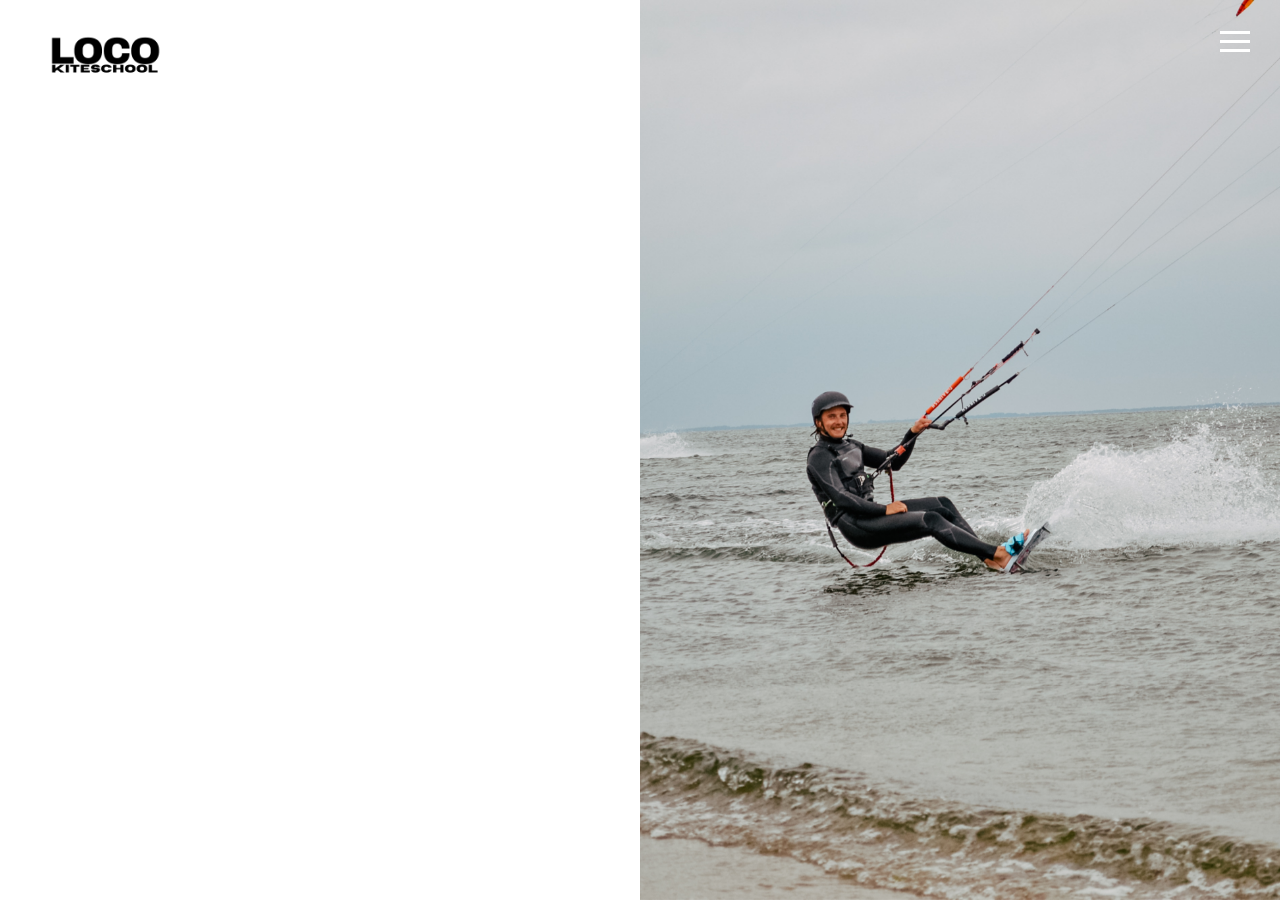
<file: index.html>
<!DOCTYPE html>
<html lang="en">
   <head>
      <meta charset="utf-8">
      <meta http-equiv="X-UA-Compatible" content="IE=edge">
      <meta name="viewport" content="width=device-width, initial-scale=1">
      <meta name="description" content="">
      <meta name="author" content="">
      <title>Locokiteschool</title>
      
      <!-- Favicony -->
    <link rel="icon" type="image/png" sizes="32x32" href="/favicon.io/favicon-32x32.png">
    <link rel="icon" type="image/png" sizes="16x16" href="/favicon.io/favicon-16x16.png">

      <!-- Css -->
      <link href="css/bootstrap.css" rel="stylesheet">
      <link href="css/style.css" rel="stylesheet">
   </head>
   <body>
      <nav class="navbar navbar-default navbar-fixed-top">
         <div class="col-md-12">
            <div class="nav">
               <button class="btn-nav">
               <span class="icon-bar inverted top"></span>
               <span class="icon-bar inverted middle"></span>
               <span class="icon-bar inverted bottom"></span>
               </button>
            </div>
            <a class="navbar-brand" href="index.html">
            <img class="logo" src="img/logo.png" alt="logo">
            </a>
            <div class="nav-content hideNav hidden">
               <ul class="nav-list vcenter">
                  <li class="nav-item"><a class="item-anchor" href="index.html">STRONA GŁÓWNA</a></li>
                  <li class="nav-item"><a class="item-anchor" href="about.html">O MNIE</a></li>
                  <li class="nav-item"><a class="item-anchor" href="portfolio.html">GALERIA</a></li>
                  <li class="nav-item"><a class="item-anchor" href="contact.html">KONTAKT</a></li>
               </ul>
            </div>
         </div>
      </nav>
      <!-- Header -->
      <div class="span12">
         <div class="col-md-6 no-gutter text-center fill"></div> 
         </div>
         <div class="col-md-6 no-gutter text-center">
            <div id="header" data-speed="1" data-type="background">
               <div id="headslide" class="carousel slide" data-ride="carousel">
                  <div class="carousel-inner" role="listbox">
                     <div class="item active">
                        <img src="img/4.jpg" alt="Slide">
                     </div>
                     <div class="item">
                        <img src="img/3.jpg" alt="Slide">
                     </div>
                     <div class="item">
                        <img src="img/1.jpg" alt="Slide">
                     </div>
                     <div class="item">
                        <img src="img/2.jpg" alt="Slide">
                     </div>
                  </div>
               </div>
            </div>
         </div>
      </div>
      <div style="clear:both;"></div>
      <!-- script -->
      <script src="js/jquery.js"></script>
      <script src="js/bootstrap.min.js"></script>
      <script src="js/menu-color.js"></script>
      <script src="js/modernizr.js"></script>
      <script src="js/script.js"></script>
   </body>
</html>
</file>
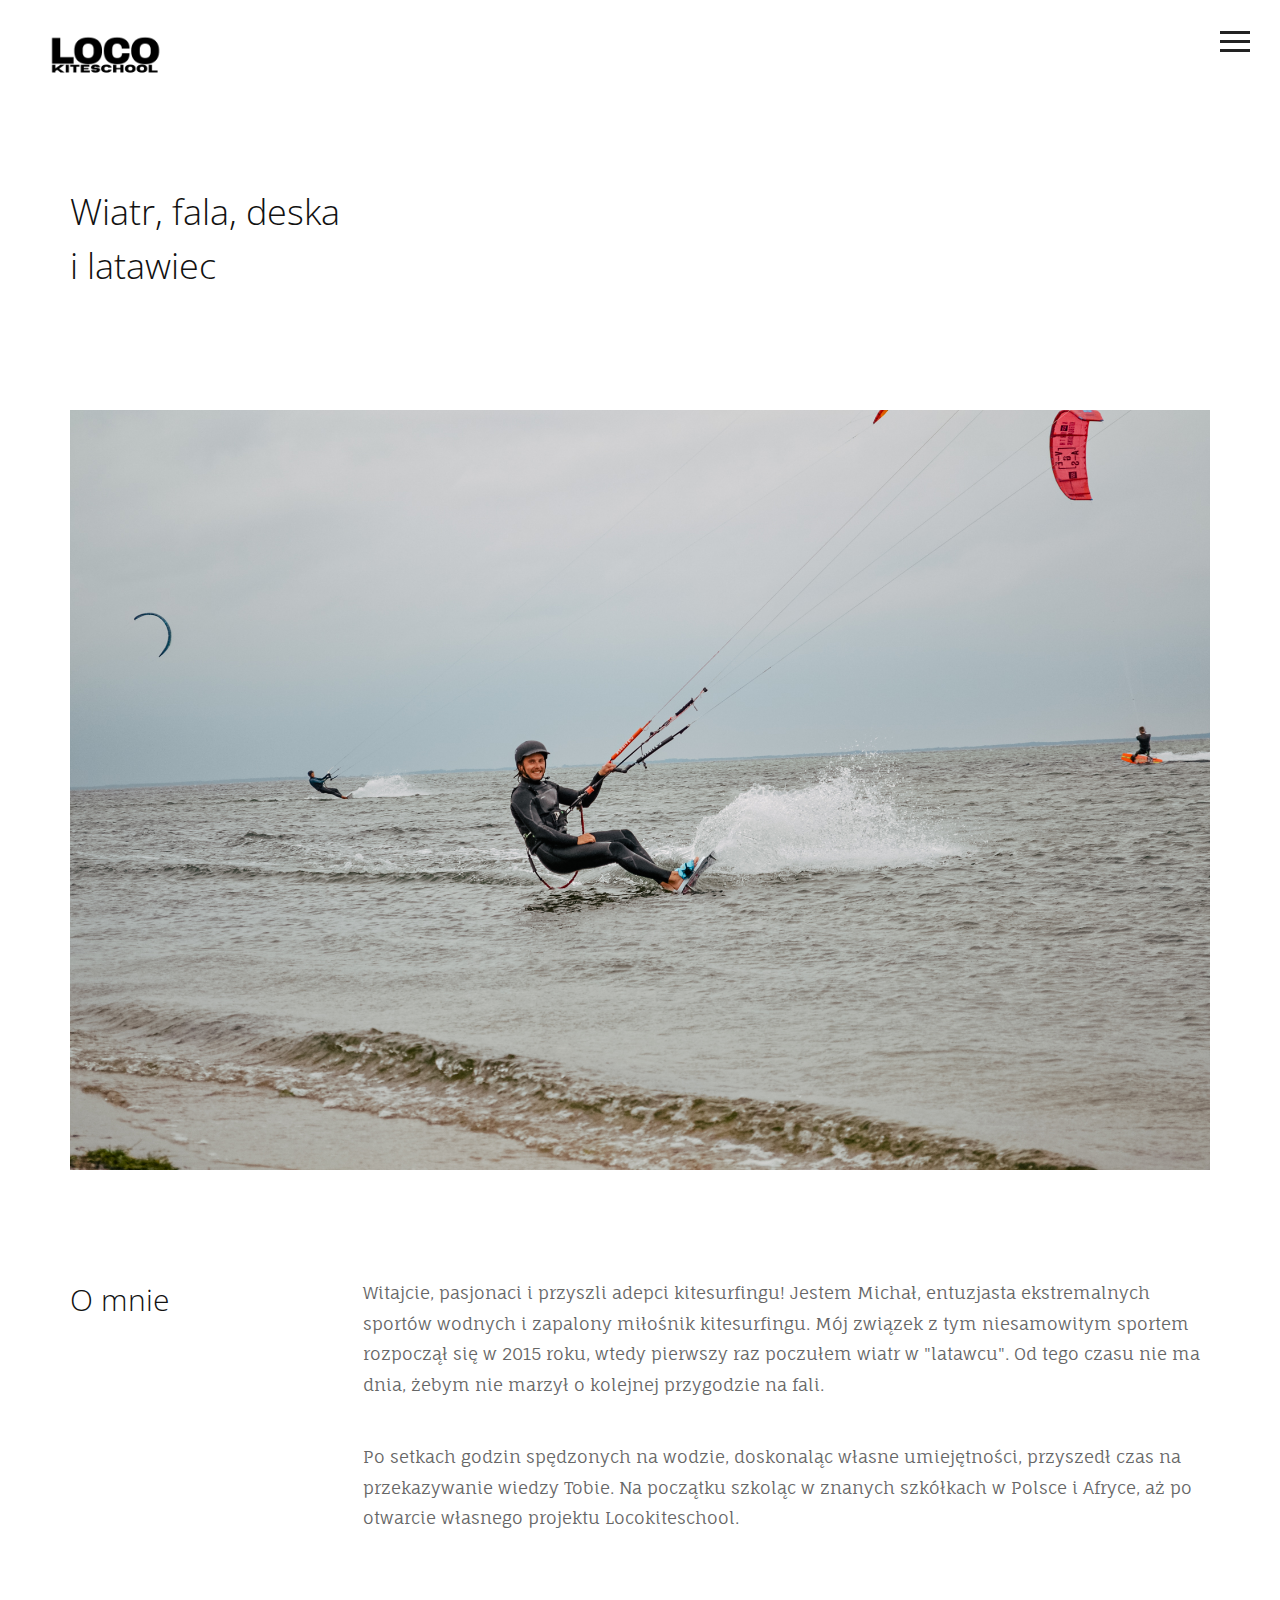
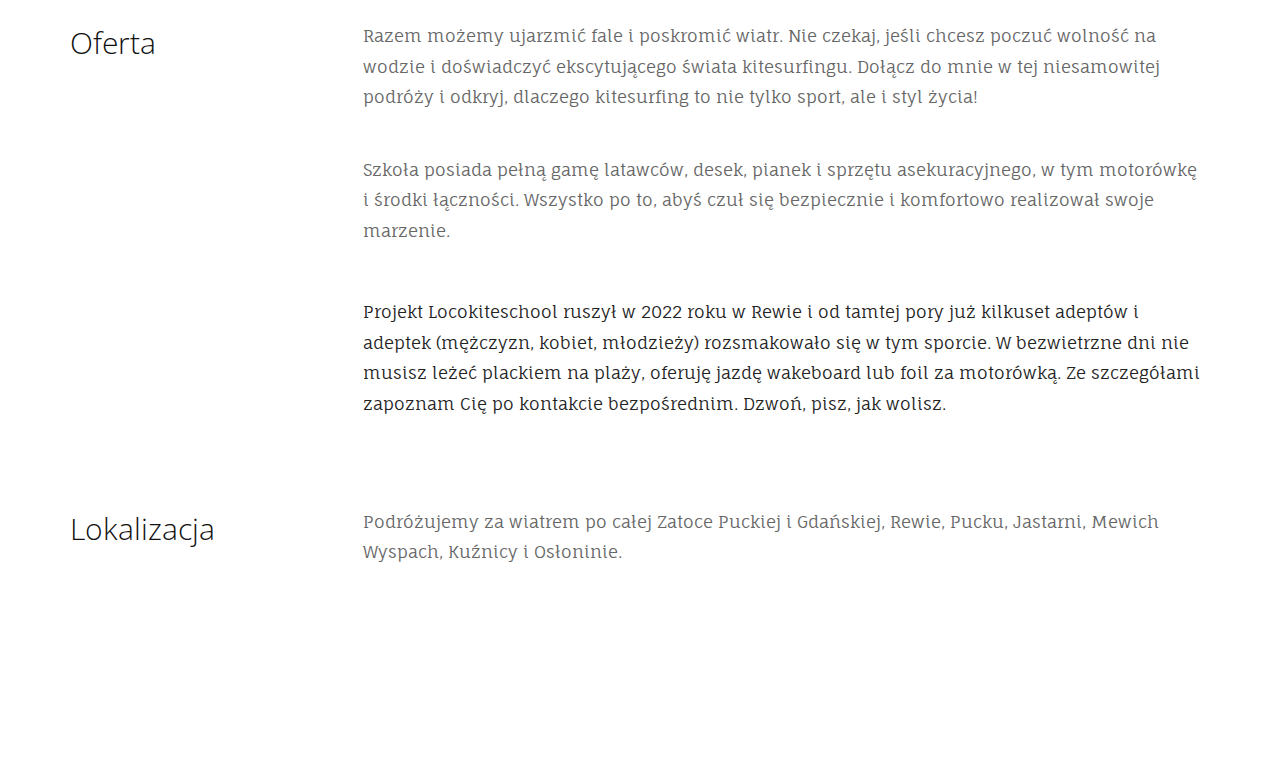
<file: about.html>
<!DOCTYPE html>
<html lang="en">
   <head>
       <!-- Meta tags -->
      <meta charset="utf-8">
      <meta http-equiv="X-UA-Compatible" content="IE=edge">
      <meta name="viewport" content="width=device-width, initial-scale=1">
      <meta name="description" content="">
      <meta name="author" content="">
      
      <!-- Title -->
      <title>O mnie - Locokiteschool</title>

      <!-- Favicony -->
    <link rel="icon" type="image/png" sizes="32x32" href="/favicon.io/favicon-32x32.png">
    <link rel="icon" type="image/png" sizes="16x16" href="/favicon.io/favicon-16x16.png">

       <!-- Manifest PWA -->
    <link rel="manifest" href="/site.webmanifest">
      
      <!-- Css -->
      <link href="css/bootstrap.css" rel="stylesheet">
      <link href="css/style.css" rel="stylesheet">
   </head>
   <body>
      <nav class="navbar navbar-default color-fill navbar-fixed-top">
         <div class="col-md-12">
            <div class="nav">
               <button class="btn-nav">
               <span class="icon-bar top"></span>
               <span class="icon-bar middle"></span>
               <span class="icon-bar bottom"></span>
               </button>
            </div>
            <a class="navbar-brand" href="index.html">
            <img class="logo" src="img/logo.png" alt="logo">
            </a>
            <div class="nav-content hideNav hidden">
               <ul class="nav-list vcenter">
                  <li class="nav-item"><a class="item-anchor" href="index.html">STRONA GŁÓWNA</a></li>
                  <li class="nav-item"><a class="item-anchor" href="about.html">O MNIE</a></li>
                  <li class="nav-item"><a class="item-anchor" href="portfolio.html">GALERIA</a></li>
                  <li class="nav-item"><a class="item-anchor" href="contact.html">KONTAKT</a></li>
               </ul>
            </div>
         </div>
      </nav>
      <section id="about">
         <div class="container">
            <div class="row">
               <div class="col-md-12">
                  <h1>
                     Wiatr, fala, deska 
                     <br>
                     i latawiec
                  </h1>
                  <br>
                  <img class="img-responsive margin-top-45" src="img/4.jpg" alt="me">
               </div>
            </div>
            <br>
            <div class="row margin-top-45">
               <div class="col-md-3">
                  <h2>O mnie </h2>
               </div>
               <div class="col-md-9">
                  <p>
                     Witajcie, pasjonaci i przyszli adepci kitesurfingu! Jestem Michał, entuzjasta
                     ekstremalnych sportów wodnych i zapalony miłośnik kitesurfingu. Mój związek z tym
                     niesamowitym sportem rozpoczął się w 2015 roku, wtedy pierwszy raz poczułem
                     wiatr w &quot;latawcu&quot;. Od tego czasu nie ma dnia, żebym nie marzył o kolejnej przygodzie
                     na fali.
                  </p>
                  <br>
                  <p>  
                     Po setkach godzin spędzonych na wodzie, doskonaląc własne umiejętności, przyszedł
                     czas na przekazywanie wiedzy Tobie. Na początku szkoląc w znanych szkółkach w
                     Polsce i Afryce, aż po otwarcie własnego projektu Locokiteschool.
                  </p>
               </div>
            </div>
            <div class="row margin-top-45">
               <div class="col-md-3">
                  <h2>Oferta</h2>
               </div>
               <div class="col-md-9">
                  <p>
                     Razem możemy ujarzmić fale i poskromić wiatr. Nie czekaj, jeśli chcesz poczuć
                     wolność na wodzie i doświadczyć ekscytującego świata kitesurfingu. Dołącz do mnie
                     w tej niesamowitej podróży i odkryj, dlaczego kitesurfing to nie tylko sport, ale i styl
                     życia!
                  </p>   
                  <br>
                  <p>
                     Szkoła posiada pełną gamę latawców, desek, pianek i sprzętu asekuracyjnego, w tym motorówkę i&nbspśrodki łączności. Wszystko po to, abyś czuł się bezpiecznie i komfortowo realizował swoje marzenie. 
                  </p>
                  <br>
                 </p>   
                 Projekt Locokiteschool ruszył w 2022 roku w Rewie i od tamtej pory już kilkuset adeptów i adeptek (mężczyzn, kobiet, młodzieży) rozsmakowało się w tym sporcie. 
                 W bezwietrzne dni nie musisz leżeć plackiem na plaży, oferuję jazdę wakeboard lub foil za motorówką. 
                 Ze szczegółami zapoznam Cię po kontakcie bezpośrednim. Dzwoń, pisz, jak wolisz.
                  </p>
               </div>
            </div>
            <div class="row margin-top-45">
               <div class="col-md-3">
                  <h2>Lokalizacja</h2>
               </div>
               <div class="col-md-9">
                  <p>
                     Podróżujemy za wiatrem po całej Zatoce Puckiej i Gdańskiej, Rewie, Pucku, Jastarni, Mewich Wyspach, Kuźnicy i Osłoninie.
                  </p>
               </div>
            </div>
            </div>
         </div>
      </section>
      <!-- script -->
      <script src="js/jquery.js"></script>
      <script src="js/bootstrap.min.js"></script>
      <script src="js/modernizr.js"></script>
      <script src="js/script.js"></script>
   </body>
</html>
</file>
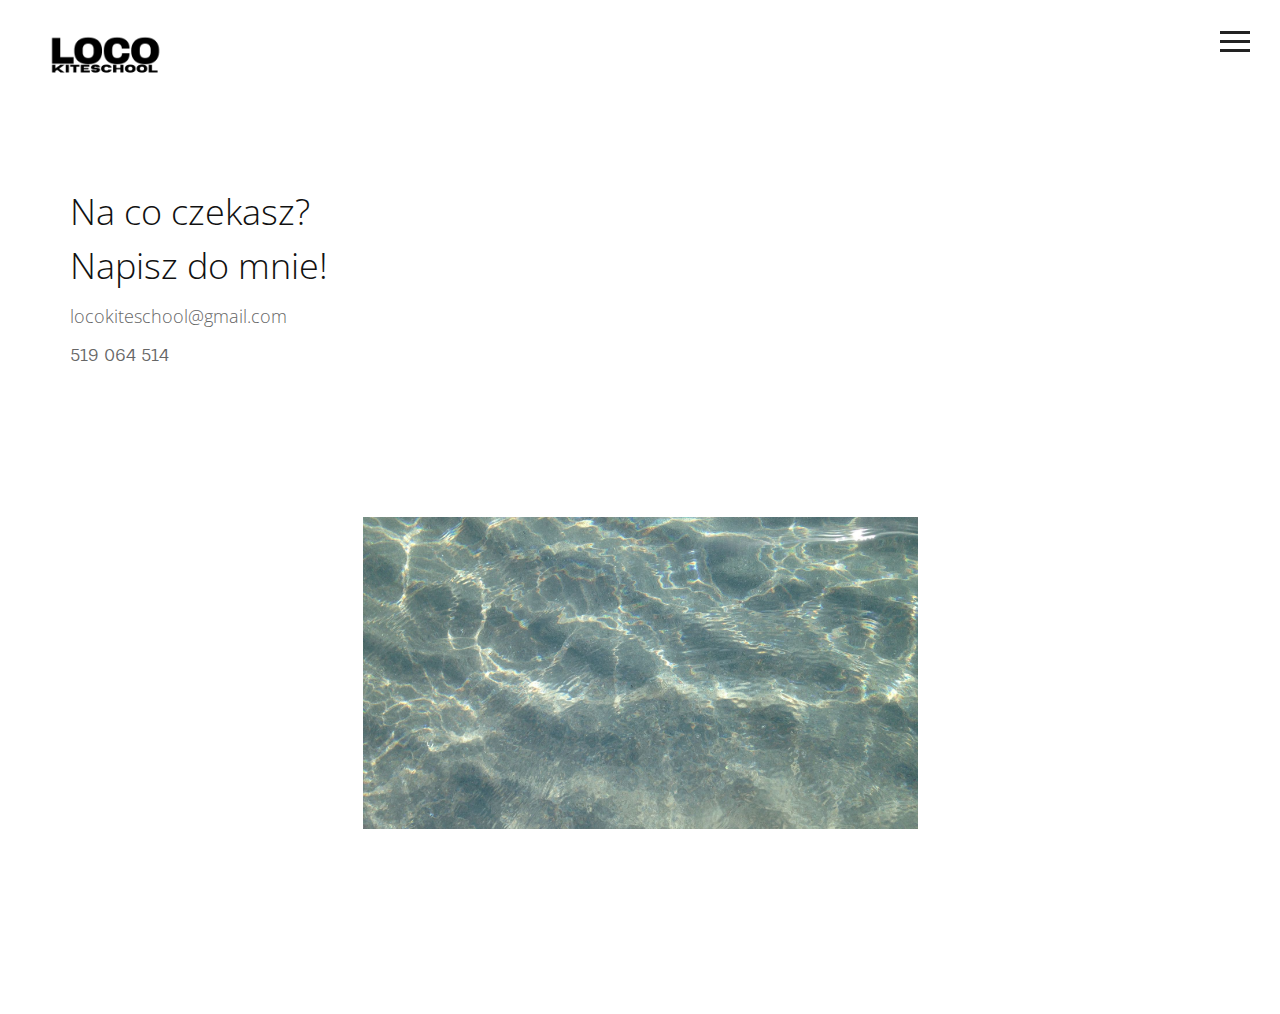
<file: contact.html>
<!DOCTYPE html>
<html lang="en">

<head>
    <meta charset="utf-8">
    <meta http-equiv="X-UA-Compatible" content="IE=edge">
    <meta name="viewport" content="width=device-width, initial-scale=1">
    <meta name="description" content="">
    <meta name="author" content="">
    <title>Kontakt - Locokiteschool</title>

    <!-- Favicony -->
    <link rel="icon" type="image/png" sizes="32x32" href="/favicon.io/favicon-32x32.png">
    <link rel="icon" type="image/png" sizes="16x16" href="/favicon.io/favicon-16x16.png">

    <!-- Css -->
    <link href="css/bootstrap.css" rel="stylesheet">
    <link href="css/style.css" rel="stylesheet">
</head>

    <nav class="navbar navbar-default color-fill navbar-fixed-top">
        <div class="col-md-12">
            <div class="nav">
                <button class="btn-nav">
                    <span class="icon-bar top"></span>
                    <span class="icon-bar middle"></span>
                    <span class="icon-bar bottom"></span>
                </button>
            </div>
            <a class="navbar-brand" href="index.html">
                <img class="logo" src="img/logo.png" alt="logo">
            </a>
            <div class="nav-content hideNav hidden">
                <ul class="nav-list vcenter">
                    <li class="nav-item"><a class="item-anchor" href="index.html">STRONA GŁÓWNA</a></li>
                    <li class="nav-item"><a class="item-anchor" href="about.html">O MNIE</a></li>
                    <li class="nav-item"><a class="item-anchor" href="portfolio.html">GALERIA</a></li>
                    <li class="nav-item"><a class="item-anchor" href="contact.html">KONTAKT</a></li>
                </ul>
            </div>
        </div>
    </nav>
    <section>
      <div class="container">
         <div class="row">
            <div class="col-md-12">
               <h1>
                  Na co czekasz? <br>
                  Napisz do mnie!
               </h1>
               <h4> <a href="locokiteschool@gmail.com">locokiteschool@gmail.com</a></h4>
               <p>519 064 514</p>
            </div>
         </div>
         <div class="row margin-top-40">
            <div class="col-md-6 col-md-offset-3 text-center">
               <img class="img-responsive margin-top-40 pull-right" src="img/5.jpg" alt="me" width="700" height="300">
            </div>
         </div>
      </div>
      </div>

            
            
    <!-- script -->
    <script src="js/jquery.js"></script>
    <script src="js/bootstrap.min.js"></script>
    <script src="js/modernizr.js"></script>
    <script src="js/script.js"></script>
</body>

</html>
</file>
<file: css/style.css>
@import url(https://fonts.googleapis.com/css?family=Open+Sans:400,300);
@import 'https://fonts.googleapis.com/css?family=Fauna+One';

/*---------- Global Style ----------*/

body {
    color: #222;
    font-family: 'Fauna One', serif;
    font-size: 17px;
    line-height: 1.8!important;
}
html {
    overflow-x: hidden;
}
h1,
h2,
h3,
h4,
h5,
h6 {
    font-family: 'Open Sans', sans-serif;
    font-weight: 200;
    color: #111;
    line-height: 1.5em;
    margin-top: 0;
}
p {
    font-family: 'Fauna One', serif;
    font-weight: 300;
    margin-top: 1px;
}
p,
ul,
li {
    color: #666;
}
section {
    padding-top: 185px;
    padding-bottom: 185px;
}
.no-gutter {
    padding-right: 0;
    padding-left: 0;
}
a,
a:link {
    color: #666;
}
a:hover,
a:focus,
a:visited {
    color: #666;
    text-decoration: none;
}
.vcenter {
    position: relative;
    top: 50%;
    transform: translateY(-50%);
    -webkit-transform: translateY(-50%);
    -ms-transform: translateY(-50%);
}
.fill {
    height: 100vh;
}
.margin-top-05 {
    margin-top: 0.5em;
}
.margin-top-10 {
    margin-top: 1.0em;
}
.margin-top-15 {
    margin-top: 1.5em;
}
.margin-top-20 {
    margin-top: 2.0em;
}
.margin-top-25 {
    margin-top: 2.5em;
}
.margin-top-30 {
    margin-top: 3.0em;
}
.margin-top-35 {
    margin-top: 3.5em;
}
.margin-top-40 {
    margin-top: 4.0em;
}
.margin-top-45 {
    margin-top: 4.5em;
}

/*---------- Navbar ----------*/

.nav {
    position: relative;
    width: auto;
    display: inline-block;
    border: none;
    float: right;
    z-index: 99999;
}
.navbar-fixed-top {
    padding-top: 10px;
}
.navbar-brand {
    padding-top: 25px;
}
.navbar-brand > img {
    max-width: 150px;
    z-index: 9999;
}
@media (max-width: 768px) {
    .navbar-brand {
        padding-left: 0px;
    }
}
.navbar-default {
    background-color: transparent;
    border-color: transparent;
}
.navbar-default.color-fill {
    background-color: #fff;
    border-color: transparent;
}
.btn-nav {
    background: transparent;
    border: none;
    padding: 15px;
    -webkit-transition: all .5s ease;
    -moz-transition: all .5s ease;
    -ms-transition: all .5s ease;
    -o-transition: all .5s ease;
    transition: all .5s ease;
    cursor: pointer;
    z-index: 99999;
}
@media (max-width: 768px) {
    .btn-nav {
        padding: 15px 0;
    }
}
.btn-nav:focus {
    outline: 0;
}
.icon-bar {
    display: block;
    margin: 6px 0;
    width: 30px;
    height: 3px;
    background-color: #222;
}
.icon-bar.inverted {
    background-color: #fff;
}
@media (max-width: 992px) {
    .icon-bar.inverted {
        background-color: #222;
    }
}
.opaque {
    background-color: #fff!important;
}
.btn-nav:hover .icon-bar {
    -webkit-transition: all 1s ease;
    -moz-transition: all 1s ease;
    -ms-transition: all 1s ease;
    -o-transition: all 1s ease;
    transition: all 1s ease;
    background-color: #555;
}
.nav-content {
    position: fixed;
    top: -100%;
    bottom: 0;
    left: 0;
    right: 0;
    background-color: rgba(255, 255, 255, 1);
    display: block;
    height: 100%;
    z-index: 9;
}
.nav-list {
    list-style: none;
    padding: 0;
    position: relative;
}
.item-anchor {
    color: #fff;
    font-size: 30px;
    font-weight: 100;
    position: relative;
    text-decoration: none;
    padding: 10px;
}
.item-anchor:hover,
.item-anchor:focus {
    color: #ffffff;
    -webkit-transition: all 1s ease;
    -moz-transition: all 1s ease;
    -ms-transition: all 1s ease;
    -o-transition: all 1s ease;
    transition: all 1s ease;
}
.item-anchor:hover:after,
.item-anchor:focus:after {
    width: 100%;
    background: #f7f7f7;
    -webkit-transition: all 1s ease;
    -moz-transition: all 1s ease;
    -ms-transition: all 1s ease;
    -o-transition: all 1s ease;
    transition: all 1s ease;
}
.nav-item {
    font-family: 'Open Sans', sans-serif;
    margin: 10px auto;
    text-align: center;
    color: #222;
}
.nav-item a:link,
.nav-item a:hover,
.nav-item a:focus {
    color: #222;
}
.nav-item a:hover,
.nav-item a:focus {
    border-bottom: 2px solid #222;
}
.animated {
    display: block;
    margin: 0 auto;
}
.animated:hover .icon-bar,
.animated:focus .icon-bar {
    background-color: #fff;
}
.animated:focus {
    cursor: pointer;
    z-index: 9999;
}
.middle {
    margin: 0 auto;
}
.icon-bar {
    -webkit-transition: all .7s ease;
    -moz-transition: all .7s ease;
    -ms-transition: all .7s ease;
    -o-transition: all .7s ease;
    transition: all .7s ease;
    z-index: 999999;
}
.animated .icon-bar {
    z-index: 999999;
    background-color: #222!important;
}
.animated .top {
    -webkit-transform: translateY(7px) rotateZ(45deg);
    -moz-transform: translateY(7px) rotateZ(45deg);
    -ms-transform: translateY(7px) rotateZ(45deg);
    -o-transform: translateY(7px) rotateZ(45deg);
    transform: translateY(7px) rotateZ(45deg);
}
.animated .bottom {
    -webkit-transform: translateY(-11px) rotateZ(-45deg);
    -moz-transform: translateY(-11px) rotateZ(-45deg);
    -ms-transform: translateY(-11px) rotateZ(-45deg);
    -o-transform: translateY(-11px) rotateZ(-45deg);
    transform: translateY(-11px) rotateZ(-45deg);
}
.animated .middle {
    width: 0;
}
@keyframes showNav {
    from {
        top: -100%;
    }
    to {
        top: 0;
    }
}
@-webkit-keyframes showNav {
    from {
        top: -100%;
    }
    to {
        top: 0;
    }
}
@-moz-keyframes showNav {
    from {
        top: -100%;
    }
    to {
        top: 0;
    }
}
@-o-keyframes showNav {
    from {
        top: -100%;
    }
    to {
        top: 0;
    }
}
.showNav {
    -webkit-animation: showNav 1s ease forwards;
    -moz-animation: showNav 1s ease forwards;
    -o-animation: showNav 1s ease forwards;
    animation: showNav 1s ease forwards;
}
@keyframes hideNav {
    from {
        top: 0;
    }
    to {
        top: -100%;
    }
}
@-webkit-keyframes hideNav {
    from {
        top: 0;
    }
    to {
        top: -100%;
    }
}
@-moz-keyframes hideNav {
    from {
        top: 0;
    }
    to {
        top: -100%;
    }
}
@-o-keyframes hideNav {
    from {
        top: 0;
    }
    to {
        top: -100%;
    }
}
.hideNav {
    -webkit-animation: hideNav 1s ease forwards;
    -moz-animation: hideNav 1s ease forwards;
    -o-animation: hideNav 1s ease forwards;
    animation: hideNav 1s ease forwards;
}
.hidden {
    display: none;
}

/*---------- Menu Icon Animation ----------*/

.navbar-toggle * {
    -ms-transition: all 0.4s ease;
    -webkit-transition: all 0.4s ease;
    -moz-transition: all 0.4s ease;
    -o-transition: all 0.4s ease;
    transition: all 0.4s ease;
}
.navbar-toggle {
    border: medium none;
    border-radius: 0;
    color: #fff;
    cursor: pointer;
    height: 50px;
    padding: 16px;
    width: 50px;
    float: right;
    margin-top: 0px;
    margin-bottom: 0px;
}
.navbar-default .navbar-toggle:hover,
.navbar-default .navbar-toggle:focus {
    background-color: #fff;
}
.navbar-default .navbar-toggle,
.navbar-default .navbar-collapse,
.navbar-default .navbar-form {
    border-color: #fff;
}
.navbar-toggle span {
    width: 25px;
    height: 3px;
    margin-bottom: 5px;
    background-color: #222;
    display: block;
}
.navbar-toggle span.bar1 {
    -ms-transform: rotate(45deg);
    -webkit-transform: rotate(45deg);
    -moz-transform: rotate(45deg);
    -o-transform: rotate(45deg);
    transform: rotate(45deg);
    -ms-transform-origin: 1px 3px;
    -webkit-transform-origin: 1px 3px;
    -moz-transform-origin: 1px 3px;
    -o-transform-origin: 1px 3px;
    transform-origin: 1px 3px;
    width: 31px;
}
.navbar-toggle span.bar2 {
    -ms-transform: rotate(-360deg) scale(0);
    -webkit-transform: rotate(-360deg) scale(0);
    -moz-transform: rotate(-360deg) scale(0);
    -o-transform: rotate(-360deg) scale(0);
    transform: rotate(-360deg) scale(0);
}
.navbar-toggle span.bar3 {
    -ms-transform: rotate(-45deg);
    -webkit-transform: rotate(-45deg);
    transform: rotate(-45deg);
    -ms-transform-origin: 8px 2px;
    -webkit-transform-origin: 8px 2px;
    transform-origin: 8px 2px;
    width: 31px;
}
.navbar-toggle.collapsed span.bar1,
.navbar-toggle.collapsed span.bar2,
.navbar-toggle.collapsed span.bar3,
.navbar-toggle.collapsed span.bar4 {
    -ms-transform: none;
    -webkit-transform: none;
    transform: none;
    width: 30px;
}

/*---------- Header ----------*/

#header {
    height: 50%;
    margin: 0 auto;
    position: relative;
    color: #fff;
    text-align: center;
    background-size: cover;
}
#headslide {
    position: relative;
}
#headslide .img-responsive,
#headslide .thumbnail > img,
#headslide .thumbnail a > img,
#headslide .carousel-inner > .item > img,
#headslide .carousel-inner > .item > a > img {
    height: 100vh;
    max-width: none;
    object-fit: cover;
    width: 100%;
}
#header h1,
#header p {
    color: #fff;
}
#header h1 {
    font-size: 3.5em;
}
#header p {
    font-size: 1.5em;
}

/*---------- Portfolio ----------*/

#portfolio {
    padding-top: 185px;
}
.background-image-holder {
    background-attachment: scroll;
    background-clip: border-box;
    background-origin: padding-box;
    background-position: 50% 50% !important;
    background-repeat: repeat;
    background-size: cover !important;
    height: 100%;
    left: 0;
    top: 0;
    transition: all 0.3s ease 0s;
    width: 100%;
    z-index: 1;
}
.background-image {
    height: 100%;
    width: 100%;
    object-fit: cover;
}
.square-thumbs li {
    height: 285px;
}
.lightbox-grid li {
    padding: 8px;
    float: left;
    opacity: 1;
    transition: all 0.3s ease 0s;
}
@media (max-width: 992px) {
    .lightbox-grid li  {
        padding: 8px 0;
    }
}
.lightbox-grid,
.lightbox-grid ul,
.lightbox-grid li {
    overflow: hidden;
    position: relative;
}
.portfolio-sorting {
    padding-left: 15px;
    font-family: 'Open Sans', sans-serif;
}
.portfolio-sorting li a:hover,
.portfolio-sorting li a.active {
    border-bottom: 2px solid #222;
}
.portfolio-item {
    margin-bottom: 30px;
}
.item {
    height: 100vh;
}
.item img {
    width: 100%;
    height: 100vh!important;
    object-fit: cover;
}
</file>
